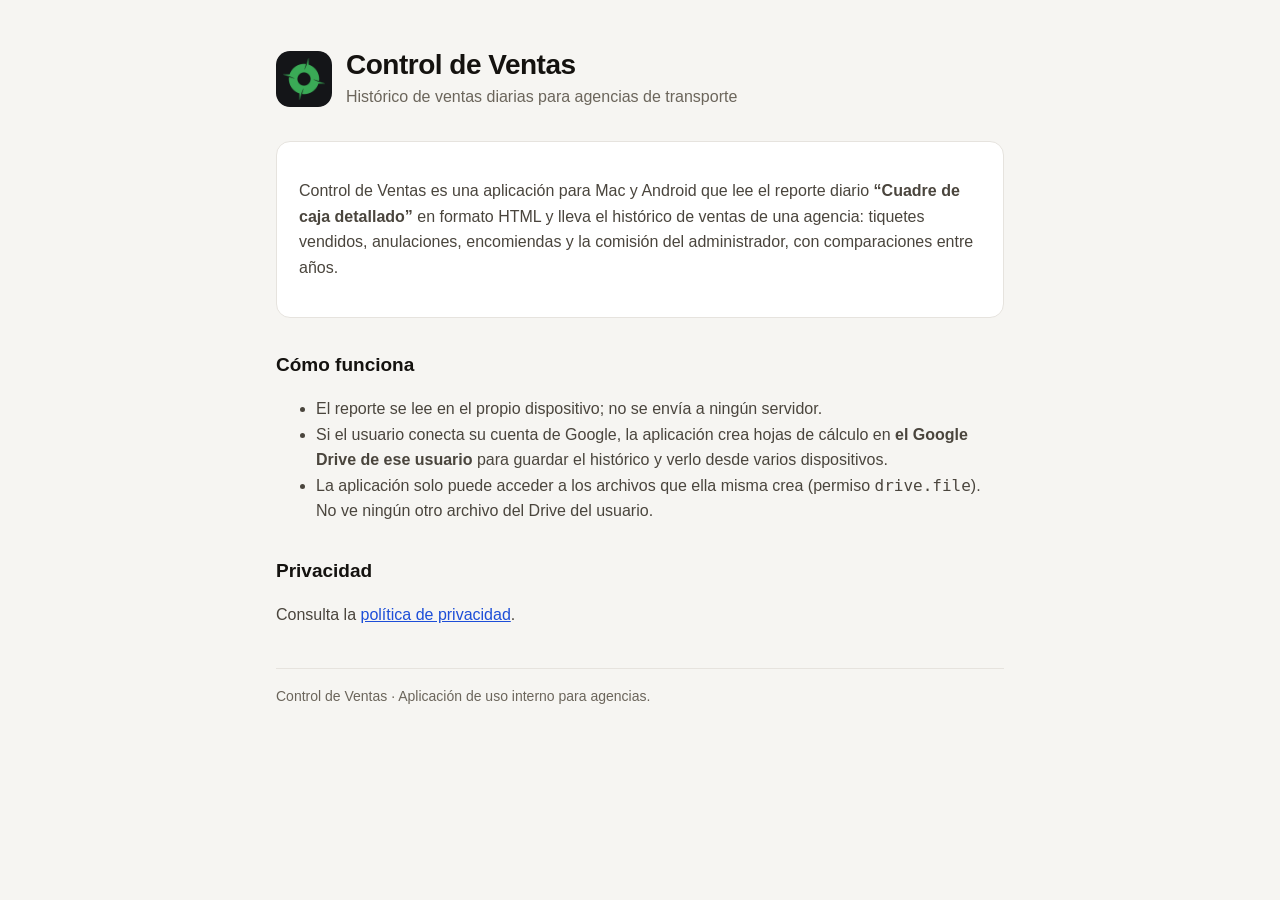
<file: index.html>
<!doctype html>
<html lang="es">
<head>
<meta charset="utf-8">
<meta name="viewport" content="width=device-width, initial-scale=1">
<title>Control de Ventas</title>
<link rel="icon" href="icono.png">
<link rel="stylesheet" href="estilo.css">
</head>
<body>
<main>
  <header>
    <img src="icono.png" alt="">
    <div>
      <h1>Control de Ventas</h1>
      <p>Histórico de ventas diarias para agencias de transporte</p>
    </div>
  </header>

  <div class="panel">
    <p>Control de Ventas es una aplicación para Mac y Android que lee el reporte diario
    <strong>“Cuadre de caja detallado”</strong> en formato HTML y lleva el histórico de ventas de una agencia:
    tiquetes vendidos, anulaciones, encomiendas y la comisión del administrador, con comparaciones entre años.</p>
  </div>

  <h2>Cómo funciona</h2>
  <ul>
    <li>El reporte se lee en el propio dispositivo; no se envía a ningún servidor.</li>
    <li>Si el usuario conecta su cuenta de Google, la aplicación crea hojas de cálculo en <strong>el Google Drive de ese usuario</strong>
      para guardar el histórico y verlo desde varios dispositivos.</li>
    <li>La aplicación solo puede acceder a los archivos que ella misma crea (permiso <code>drive.file</code>).
      No ve ningún otro archivo del Drive del usuario.</li>
  </ul>

  <h2>Privacidad</h2>
  <p>Consulta la <a href="privacidad.html">política de privacidad</a>.</p>

  <footer>Control de Ventas · Aplicación de uso interno para agencias.</footer>
</main>
</body>
</html>
</file>
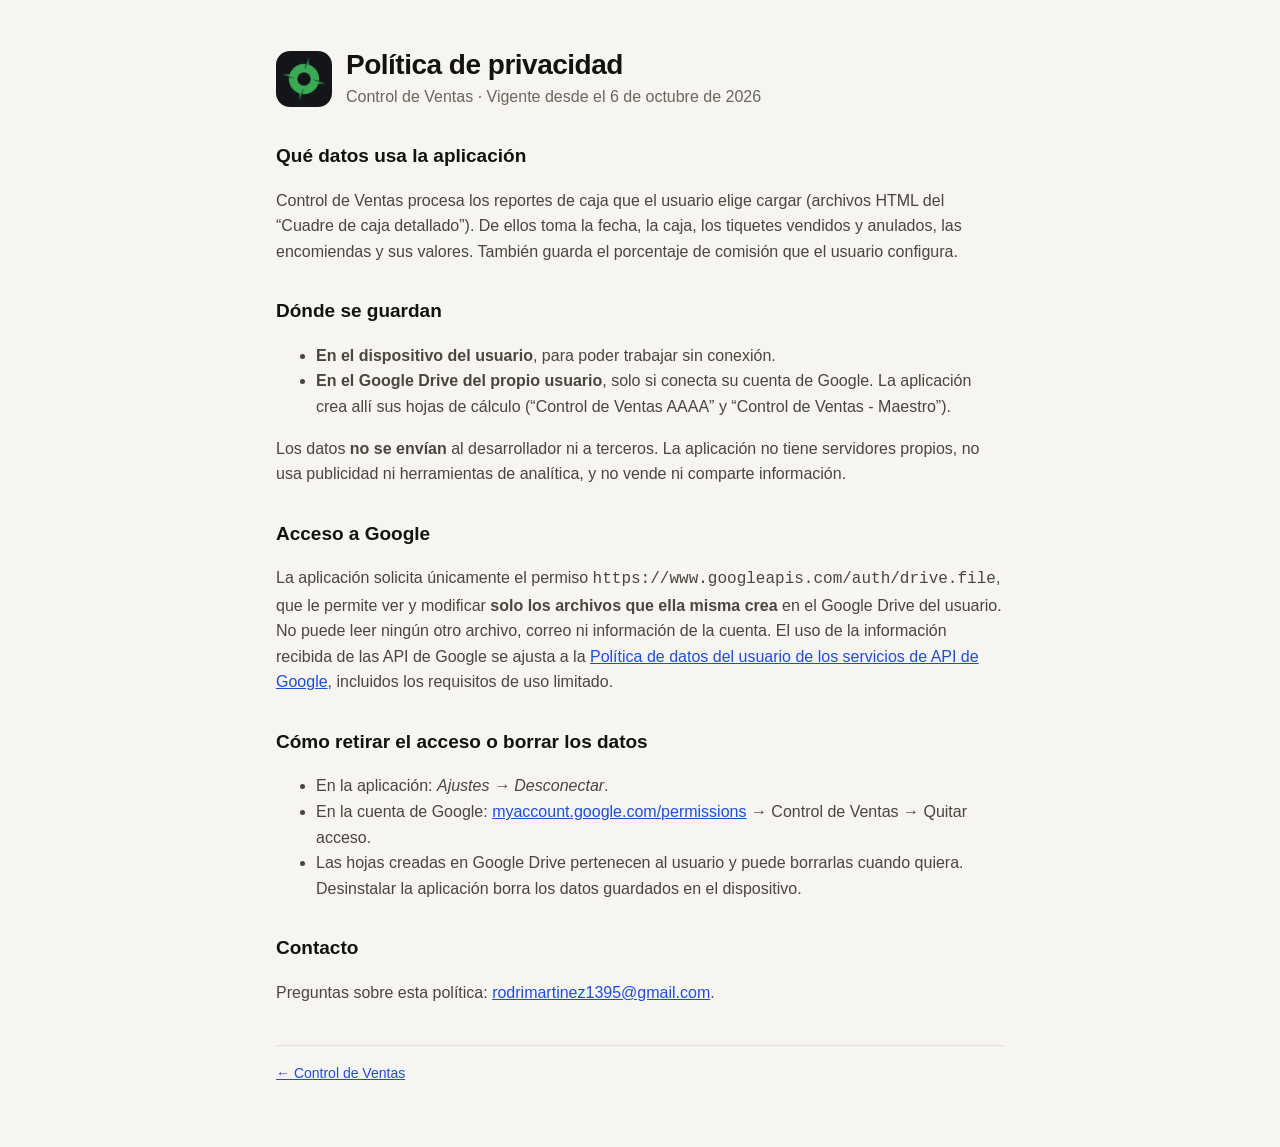
<file: privacidad.html>
<!doctype html>
<html lang="es">
<head>
<meta charset="utf-8">
<meta name="viewport" content="width=device-width, initial-scale=1">
<title>Privacidad · Control de Ventas</title>
<link rel="icon" href="icono.png">
<link rel="stylesheet" href="estilo.css">
</head>
<body>
<main>
  <header>
    <img src="icono.png" alt="">
    <div>
      <h1>Política de privacidad</h1>
      <p>Control de Ventas · Vigente desde el 6 de octubre de 2026</p>
    </div>
  </header>

  <h2>Qué datos usa la aplicación</h2>
  <p>Control de Ventas procesa los reportes de caja que el usuario elige cargar (archivos HTML del
  “Cuadre de caja detallado”). De ellos toma la fecha, la caja, los tiquetes vendidos y anulados, las encomiendas
  y sus valores. También guarda el porcentaje de comisión que el usuario configura.</p>

  <h2>Dónde se guardan</h2>
  <ul>
    <li><strong>En el dispositivo del usuario</strong>, para poder trabajar sin conexión.</li>
    <li><strong>En el Google Drive del propio usuario</strong>, solo si conecta su cuenta de Google. La aplicación crea allí
      sus hojas de cálculo (“Control de Ventas AAAA” y “Control de Ventas - Maestro”).</li>
  </ul>
  <p>Los datos <strong>no se envían</strong> al desarrollador ni a terceros. La aplicación no tiene servidores propios,
  no usa publicidad ni herramientas de analítica, y no vende ni comparte información.</p>

  <h2>Acceso a Google</h2>
  <p>La aplicación solicita únicamente el permiso <code>https://www.googleapis.com/auth/drive.file</code>, que le permite
  ver y modificar <strong>solo los archivos que ella misma crea</strong> en el Google Drive del usuario. No puede leer
  ningún otro archivo, correo ni información de la cuenta. El uso de la información recibida de las API de Google
  se ajusta a la <a href="https://developers.google.com/terms/api-services-user-data-policy">Política de datos del usuario
  de los servicios de API de Google</a>, incluidos los requisitos de uso limitado.</p>

  <h2>Cómo retirar el acceso o borrar los datos</h2>
  <ul>
    <li>En la aplicación: <em>Ajustes → Desconectar</em>.</li>
    <li>En la cuenta de Google: <a href="https://myaccount.google.com/permissions">myaccount.google.com/permissions</a>
      → Control de Ventas → Quitar acceso.</li>
    <li>Las hojas creadas en Google Drive pertenecen al usuario y puede borrarlas cuando quiera. Desinstalar la aplicación
      borra los datos guardados en el dispositivo.</li>
  </ul>

  <h2>Contacto</h2>
  <p>Preguntas sobre esta política: <a href="mailto:rodrimartinez1395@gmail.com">rodrimartinez1395@gmail.com</a>.</p>

  <footer><a href="index.html">← Control de Ventas</a></footer>
</main>
</body>
</html>
</file>
<file: estilo.css>
:root{--papel:#F6F5F2;--sup:#FFFFFF;--linea:#E6E3DE;--texto:#14120F;--texto2:#4A453D;--suave:#6B655B;--ruta:#1D4ED8;--senal:#F2A007}
@media (prefers-color-scheme:dark){:root{--papel:#0F1013;--sup:#181A1F;--linea:#2A2D34;--texto:#F2F1EE;--texto2:#B8B4AC;--suave:#959088;--ruta:#7AA2F7}}
*{box-sizing:border-box}
body{margin:0;background:var(--papel);color:var(--texto);font:16px/1.6 -apple-system,BlinkMacSystemFont,"Segoe UI",Inter,Roboto,sans-serif}
main{max-width:760px;margin:0 auto;padding:48px 16px 64px}
header{display:flex;align-items:center;gap:14px;margin-bottom:32px}
header img{width:56px;height:56px;border-radius:14px}
h1{font-size:28px;line-height:1.2;margin:0;letter-spacing:-.5px}
header p{margin:2px 0 0;color:var(--suave)}
h2{font-size:19px;margin:32px 0 8px}
p,li{color:var(--texto2)}
.panel{background:var(--sup);border:1px solid var(--linea);border-radius:14px;padding:20px 22px;margin:16px 0}
a{color:var(--ruta)}
footer{margin-top:40px;padding-top:16px;border-top:1px solid var(--linea);color:var(--suave);font-size:14px}
</file>
